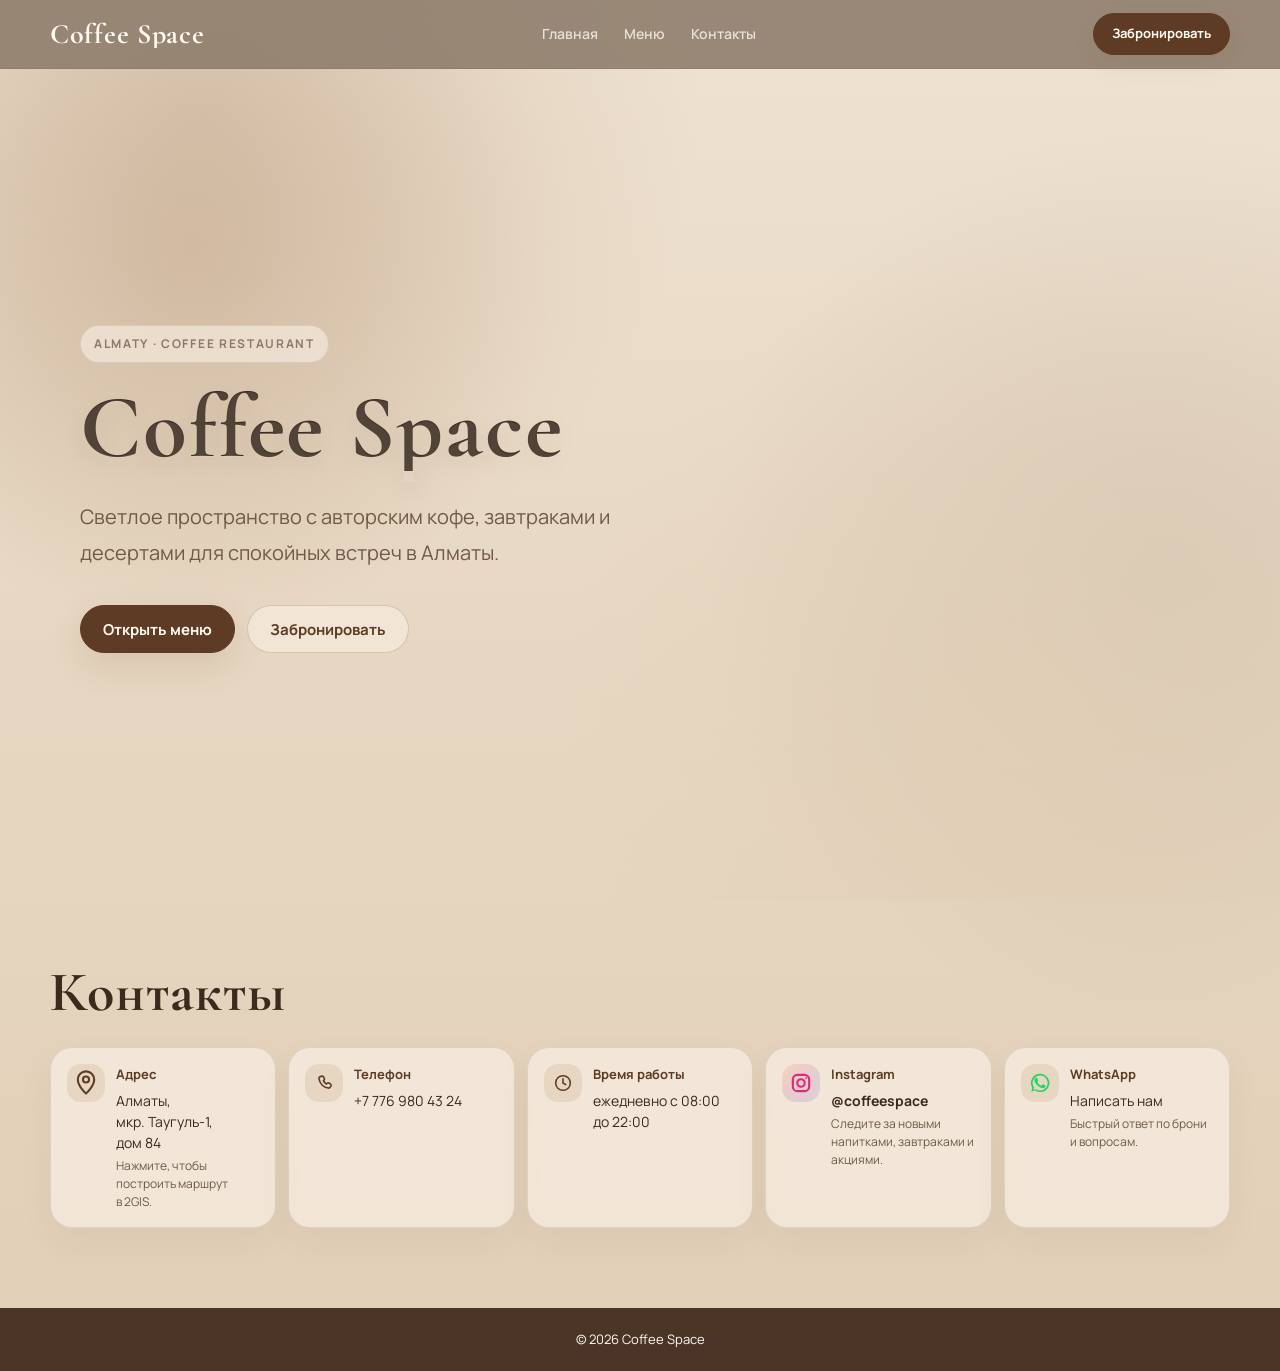
<file: index.html>
﻿<!DOCTYPE html>
<html lang="ru">
<head>
  <meta charset="UTF-8">
  <meta name="viewport" content="width=device-width, initial-scale=1.0">
  <meta name="description" content="Coffee Space в Алматы: авторский кофе, завтраки, десерты, бронирование столика и контакты.">
  <meta property="og:title" content="Coffee Space - кофейня в Алматы">
  <meta property="og:description" content="Светлое пространство с авторским кофе, завтраками и десертами для спокойных встреч в Алматы.">
  <meta property="og:type" content="website">
  <meta property="og:url" content="index.html">
  <title>Coffee Space - кофейня</title>
  <link rel="preconnect" href="https://fonts.googleapis.com">
  <link rel="preconnect" href="https://fonts.gstatic.com" crossorigin>
  <link href="https://fonts.googleapis.com/css2?family=Cormorant+Garamond:wght@500;600;700&family=Manrope:wght@400;500;600;700;800&display=swap" rel="stylesheet">
  <link rel="stylesheet" href="style.css">
</head>
<body>
  <header class="header">
    <nav class="nav">
      <a class="logo" href="#home">Coffee Space</a>
      <button class="nav-toggle" type="button" aria-label="Открыть меню" aria-expanded="false" aria-controls="site-navigation">
        <span></span>
        <span></span>
        <span></span>
      </button>
      <div class="nav-links" id="site-navigation">
        <a href="#home" aria-current="page">Главная</a>
        <a href="menu.html">Меню</a>
        <a href="#contacts">Контакты</a>
      </div>
      <a class="nav-button" href="#contacts" data-whatsapp-reservation>Забронировать</a>
    </nav>
  </header>

  <main>
    <section class="hero" id="home">
      <div class="hero-content">
        <div class="hero-copy">
          <p class="hero-label">Almaty · Coffee Restaurant</p>
          <h1>Coffee Space</h1>
          <p class="hero-text">
            Светлое пространство с авторским кофе, завтраками и десертами для
            спокойных встреч в Алматы.
          </p>
          <div class="hero-actions">
            <a class="button button-primary" href="menu.html">Открыть меню</a>
            <a class="button button-secondary" href="#contacts" data-whatsapp-reservation>Забронировать</a>
          </div>
        </div>
      </div>
    </section>

    <section class="section contacts" id="contacts">
      <h2>Контакты</h2>
      <div class="contacts-grid">
        <a class="contacts-card contacts-address" href="https://2gis.kz/almaty/geo/9430047375024923" target="_blank" rel="noopener noreferrer">
          <span class="contacts-card-icon" aria-hidden="true">
            <svg width="28" height="28" viewBox="0 0 24 24">
              <path d="M12 21s7-6.14 7-12A7 7 0 0 0 5 9c0 5.86 7 12 7 12Z" fill="none" stroke="currentColor" stroke-width="1.8" stroke-linejoin="round"/>
              <circle cx="12" cy="9" r="2.6" fill="none" stroke="currentColor" stroke-width="1.8"/>
            </svg>
          </span>
          <span class="contacts-card-content">
            <strong>Адрес</strong>
            <span>Алматы,<br>мкр. Таугуль-1, дом 84</span>
            <small>Нажмите, чтобы построить маршрут в 2GIS.</small>
          </span>
        </a>

        <a class="contacts-card" href="tel:+77769804324">
          <span class="contacts-card-icon" aria-hidden="true">
            <svg width="22" height="22" viewBox="0 0 24 24">
              <path d="M8.3 5.2 9.5 4.7c.7-.3 1.5 0 1.9.7l1 1.7c.3.6.2 1.3-.3 1.8l-.8.8a9 9 0 0 0 3.4 3.4l.8-.8c.5-.5 1.2-.6 1.8-.3l1.7 1c.7.4 1 1.2.7 1.9l-.5 1.2c-.4 1-1.4 1.6-2.5 1.4C11.4 16.8 7.2 12.6 6.5 7.3c-.2-1.1.4-2.1 1.4-2.5Z" fill="none" stroke="currentColor" stroke-width="1.75" stroke-linecap="round" stroke-linejoin="round"/>
            </svg>
          </span>
          <span class="contacts-card-content">
            <strong>Телефон</strong>
            <span>+7 776 980 43 24</span>
          </span>
        </a>

        <div class="contacts-card">
          <span class="contacts-card-icon" aria-hidden="true">
            <svg width="22" height="22" viewBox="0 0 24 24">
              <circle cx="12" cy="12" r="8" fill="none" stroke="currentColor" stroke-width="1.7"/>
              <path d="M12 7.5V12l3 1.8" fill="none" stroke="currentColor" stroke-width="1.7" stroke-linecap="round" stroke-linejoin="round"/>
            </svg>
          </span>
          <span class="contacts-card-content">
            <strong>Время работы</strong>
            <span>ежедневно с 08:00 до 22:00</span>
          </span>
        </div>

        <div class="contacts-card instagram-card">
          <span class="contacts-card-icon instagram-icon" aria-hidden="true">
            <svg width="28" height="28" viewBox="0 0 24 24">
              <rect x="5" y="5" width="14" height="14" rx="4" fill="none" stroke="currentColor" stroke-width="1.8"/>
              <circle cx="12" cy="12" r="3.2" fill="none" stroke="currentColor" stroke-width="1.8"/>
              <circle cx="16.4" cy="7.8" r="0.8" fill="currentColor"/>
            </svg>
          </span>
          <span class="contacts-card-content">
            <strong>Instagram</strong>
            <a class="instagram-link" href="https://instagram.com/coffeespace" target="_blank" rel="noopener noreferrer">@coffeespace</a>
            <small>Следите за новыми напитками, завтраками и акциями.</small>
          </span>
        </div>

        <a class="contacts-card whatsapp-card" href="#" data-whatsapp-contact>
          <span class="contacts-card-icon" aria-hidden="true">
            <svg width="22" height="22" viewBox="0 0 24 24">
              <path fill="currentColor" d="M17.47 14.38c-.3-.15-1.76-.87-2.03-.97-.27-.1-.47-.15-.67.15-.2.3-.77.97-.94 1.17-.17.2-.35.22-.65.07-.3-.15-1.26-.46-2.4-1.48-.89-.79-1.49-1.76-1.66-2.06-.17-.3-.02-.46.13-.61.13-.13.3-.35.45-.52.15-.17.2-.3.3-.5.1-.2.05-.37-.02-.52-.08-.15-.67-1.61-.92-2.21-.24-.58-.49-.5-.67-.51h-.57c-.2 0-.52.07-.79.37-.27.3-1.04 1.02-1.04 2.48s1.06 2.88 1.21 3.08c.15.2 2.09 3.19 5.06 4.47.71.31 1.26.49 1.69.63.71.23 1.35.2 1.86.12.57-.08 1.76-.72 2.01-1.42.25-.7.25-1.3.17-1.42-.07-.13-.27-.2-.57-.35M12.04 2a9.94 9.94 0 0 0-8.5 15.09L2.36 21.4l4.42-1.16A9.95 9.95 0 1 0 12.04 2m0 18.18a8.22 8.22 0 0 1-4.19-1.15l-.3-.18-2.62.69.7-2.56-.2-.32a8.2 8.2 0 1 1 6.61 3.52"/>
            </svg>
          </span>
          <span class="contacts-card-content">
            <strong>WhatsApp</strong>
            <span>Написать нам</span>
            <small>Быстрый ответ по брони и вопросам.</small>
          </span>
        </a>
      </div>
    </section>
  </main>

  <footer class="footer">
    <p>© 2026 Coffee Space</p>
  </footer>

  <script src="script.js"></script>
</body>
</html>
</file>
<file: style.css>
:root {
  --milk: #eee2d1;
  --ivory: #e7d7c2;
  --porcelain: #e2cfb7;
  --card: #f5ebdd;
  --ink: #3c2a1e;
  --muted: #705a47;
  --soft: #8b7a68;
  --line: rgba(90, 60, 35, 0.12);
  --line-strong: rgba(90, 60, 35, 0.2);
  --coffee: #5e3b24;
  --caramel: #8c5a32;
  --bronze: #8b7a68;
  --hover: #7a4e30;
  --button-text: #fff9f2;
  --shadow: 0 12px 35px rgba(85, 55, 25, 0.12);
  --shadow-hover: 0 18px 48px rgba(85, 55, 25, 0.18);
}

* {
  box-sizing: border-box;
}

html {
  scroll-behavior: smooth;
  overflow-x: hidden;
}

body {
  margin: 0;
  overflow-x: hidden;
  color: var(--ink);
  background:
    radial-gradient(circle at 16% 8%, rgba(140, 90, 50, 0.16), transparent 30%),
    radial-gradient(circle at 90% 42%, rgba(139, 122, 104, 0.18), transparent 32%),
    linear-gradient(180deg, var(--milk), var(--ivory) 48%, var(--porcelain) 100%);
  font-family: "Manrope", Arial, sans-serif;
  font-weight: 400;
  line-height: 1.68;
}

body.table-modal-open {
  overflow: hidden;
}

a {
  color: inherit;
  text-decoration: none;
}

img,
svg {
  display: block;
}

.header {
  position: sticky;
  top: 0;
  z-index: 30;
  border-bottom: 1px solid rgba(90, 60, 35, 0.12);
  background: rgba(139, 122, 104, 0.86);
  backdrop-filter: blur(18px);
  -webkit-backdrop-filter: blur(18px);
}

.nav {
  width: min(1180px, calc(100% - 48px));
  min-height: 68px;
  margin: 0 auto;
  display: flex;
  align-items: center;
  justify-content: space-between;
  gap: 22px;
}

.logo {
  color: #fff9f2;
  background-image: linear-gradient(110deg, #fff9f2 0%, #fff9f2 38%, rgba(255, 248, 214, 0.86) 46%, rgba(248, 213, 138, 0.9) 50%, transparent 56%, #fff9f2 64%, #fff9f2 100%);
  background-size: 260% 100%;
  background-position: 130% 0;
  -webkit-background-clip: text;
  background-clip: text;
  -webkit-text-fill-color: transparent;
  font-family: "Cormorant Garamond", Georgia, serif;
  font-size: 28px;
  font-weight: 700;
  line-height: 1;
  letter-spacing: 0.025em;
  white-space: nowrap;
  animation: logo-shine 7.2s ease-in-out infinite;
}

@keyframes logo-shine {
  0%,
  68% {
    background-position: 130% 0;
  }

  94%,
  100% {
    background-position: -130% 0;
  }
}

@media (prefers-reduced-motion: reduce) {
  .logo {
    animation: none;
  }

  .hero h1 {
    animation: none;
  }
}

.nav-links {
  display: flex;
  align-items: center;
  justify-content: center;
  gap: 26px;
  color: rgba(255, 249, 242, 0.78);
  font-size: 14px;
  font-weight: 600;
}

.nav-links a,
.nav-button,
.back-link,
.button,
.menu-more-button {
  transition: color 280ms, background-color 280ms, border-color 280ms, box-shadow 280ms, transform 280ms;
}

.nav-links a:hover {
  color: #fff9f2;
}

.nav-button,
.back-link {
  min-height: 42px;
  padding: 0 18px;
  display: inline-flex;
  align-items: center;
  justify-content: center;
  border: 1px solid var(--line-strong);
  border-radius: 999px;
  background: rgba(245, 235, 221, 0.72);
  color: var(--ink);
  font-size: 13px;
  font-weight: 700;
  white-space: nowrap;
  box-shadow: 0 10px 26px rgba(72, 48, 31, 0.06);
}

.nav-button {
  background: var(--coffee);
  color: var(--button-text);
  border-color: var(--coffee);
}

.nav-button:hover,
.back-link:hover {
  border-color: var(--caramel);
  box-shadow: 0 16px 36px rgba(72, 48, 31, 0.13);
  transform: translateY(-1px) scale(1.02);
}

.nav-button:hover {
  background: var(--hover);
}

.back-link {
  gap: 8px;
}

.nav-toggle {
  display: none;
  width: 42px;
  height: 42px;
  border: 1px solid var(--line);
  border-radius: 999px;
  background: rgba(245, 235, 221, 0.72);
  color: #fff9f2;
  cursor: pointer;
}

.nav-toggle span {
  display: block;
  width: 17px;
  height: 2px;
  margin: 4px auto;
  border-radius: 999px;
  background: currentColor;
  transition: transform 250ms, opacity 250ms;
}

.nav.is-open .nav-toggle span:nth-child(1) {
  transform: translateY(6px) rotate(45deg);
}

.nav.is-open .nav-toggle span:nth-child(2) {
  opacity: 0;
}

.nav.is-open .nav-toggle span:nth-child(3) {
  transform: translateY(-6px) rotate(-45deg);
}

.hero {
  min-height: calc(100vh - 68px);
  padding: 112px 24px 104px;
  display: grid;
  align-items: center;
  background:
    radial-gradient(circle at 15% 22%, rgba(140, 90, 50, 0.18), transparent 30%),
    radial-gradient(circle at 80% 78%, rgba(226, 207, 183, 0.72), transparent 38%);
}

.hero-content {
  width: min(1120px, 100%);
  margin: 0 auto;
}

.hero-copy {
  max-width: 880px;
}

.hero-label,
.menu-eyebrow {
  width: fit-content;
  margin: 0 0 22px;
  padding: 8px 13px;
  border: 1px solid var(--line);
  border-radius: 999px;
  background: rgba(245, 235, 221, 0.68);
  color: var(--bronze);
  font-size: 12px;
  font-weight: 700;
  letter-spacing: 0.14em;
  text-transform: uppercase;
}

.hero h1 {
  margin: 0;
  color: var(--ink);
  background-image: linear-gradient(110deg, var(--ink) 0%, var(--ink) 46%, rgba(255, 248, 221, 0.38) 49%, rgba(244, 210, 140, 0.42) 50%, transparent 52%, var(--ink) 55%, var(--ink) 100%);
  background-size: 280% 100%;
  background-position: 130% 0;
  -webkit-background-clip: text;
  background-clip: text;
  -webkit-text-fill-color: transparent;
  font-family: "Cormorant Garamond", Georgia, serif;
  font-size: clamp(68px, 7vw, 96px);
  line-height: 0.96;
  letter-spacing: 0.025em;
  text-shadow:
    0 1px 1px rgba(255, 255, 255, 0.12),
    0 8px 24px rgba(70, 45, 20, 0.08);
  animation: hero-title-shine 9.6s ease-in-out infinite;
}

@keyframes hero-title-shine {
  0%,
  76% {
    background-position: 130% 0;
  }

  95%,
  100% {
    background-position: -130% 0;
  }
}

.hero-text {
  max-width: 600px;
  margin: 28px 0 34px;
  color: var(--muted);
  font-size: clamp(17px, 1.7vw, 20px);
  font-weight: 400;
  line-height: 1.82;
}

.hero-actions {
  display: flex;
  flex-wrap: wrap;
  gap: 12px;
}

.button,
.menu-more-button,
.whatsapp-button {
  min-height: 48px;
  padding: 0 22px;
  display: inline-flex;
  align-items: center;
  justify-content: center;
  border-radius: 999px;
  font-family: "Manrope", Arial, sans-serif;
  font-size: 15px;
  font-weight: 700;
  white-space: nowrap;
}

.button-primary,
.menu-more-button {
  border: 1px solid var(--coffee);
  background: var(--coffee);
  color: var(--button-text);
  box-shadow: var(--shadow);
}

.button-secondary {
  border: 1px solid var(--line-strong);
  background: rgba(245, 235, 221, 0.7);
  color: var(--coffee);
}

.button:hover,
.menu-more-button:hover,
.whatsapp-button:hover {
  box-shadow: var(--shadow-hover);
  transform: translateY(-2px) scale(1.015);
}

.section {
  width: min(1180px, calc(100% - 48px));
  margin: 0 auto;
  padding: 76px 0;
}

.section h2 {
  margin: 0 0 26px;
  color: var(--ink);
  font-family: "Cormorant Garamond", Georgia, serif;
  font-size: clamp(48px, 4.8vw, 56px);
  line-height: 1.04;
  letter-spacing: 0.018em;
}

.contacts {
  padding-top: 62px;
  padding-bottom: 80px;
  background: transparent;
}

.contacts-grid {
  display: grid;
  grid-template-columns: repeat(5, minmax(0, 1fr));
  gap: 12px;
}

.contacts-card {
  min-height: 126px;
  padding: 16px;
  display: flex;
  align-items: flex-start;
  gap: 11px;
  border: 1px solid var(--line);
  border-radius: 22px;
  background: rgba(245, 235, 221, 0.82);
  color: var(--ink);
  box-shadow: 0 14px 34px rgba(72, 48, 31, 0.055);
  transition: border-color 280ms, box-shadow 280ms, transform 280ms, color 280ms, background-color 280ms;
}

.contacts-card:hover {
  border-color: rgba(185, 133, 85, 0.38);
  box-shadow: var(--shadow-hover);
  transform: translateY(-3px);
}

.contacts-card-icon {
  flex: 0 0 auto;
  width: 38px;
  height: 38px;
  display: inline-flex;
  align-items: center;
  justify-content: center;
  border-radius: 14px;
  background: #e7d7c2;
  color: var(--coffee);
  transition: background 280ms, color 280ms, transform 280ms;
}

.contacts-card:hover .contacts-card-icon {
  transform: scale(1.08);
}

.contacts-card-content {
  min-width: 0;
  display: grid;
  gap: 4px;
}

.contacts-card-content strong {
  color: var(--coffee);
  font-size: 13px;
  font-weight: 700;
  transition: color 280ms;
}

.contacts-card-content span,
.instagram-link {
  color: var(--ink);
  font-size: 14px;
  font-weight: 400;
  line-height: 1.5;
}

.contacts-card-content small {
  color: var(--muted);
  font-size: 12px;
  font-weight: 400;
  line-height: 1.5;
}

.contacts-address,
.whatsapp-card {
  cursor: pointer;
}

.contacts-address::after {
  content: "→";
  margin-left: auto;
  color: var(--caramel);
  opacity: 0;
  transform: translateX(-5px);
  transition: opacity 250ms, transform 250ms;
}

.contacts-address:hover::after {
  opacity: 1;
  transform: translateX(0);
}

.instagram-icon {
  background: linear-gradient(135deg, rgba(245, 133, 41, 0.16), rgba(221, 42, 123, 0.14), rgba(129, 52, 175, 0.14), rgba(81, 91, 212, 0.14));
  color: #dd2a7b;
}

.instagram-card:hover .instagram-icon {
  background: linear-gradient(135deg, #f58529, #dd2a7b 38%, #8134af 68%, #515bd4);
  color: #fff9f2;
}

.whatsapp-card .contacts-card-icon {
  color: #25d366;
}

.instagram-link {
  width: fit-content;
  font-weight: 700;
  transition: color 250ms;
}

.instagram-link:hover {
  color: #c13584;
}

.footer {
  padding: 20px 24px;
  border-top: 1px solid var(--line);
  background: #4a3527;
  color: #fff9f2;
  text-align: center;
  font-size: 13px;
}

.footer p {
  margin: 0;
}

.menu-page {
  background:
    radial-gradient(circle at 50% 0%, rgba(140, 90, 50, 0.18), transparent 28%),
    radial-gradient(circle at 10% 85%, rgba(139, 122, 104, 0.18), transparent 32%),
    linear-gradient(180deg, var(--milk), var(--ivory) 55%, var(--porcelain) 100%);
}

.menu-page.has-table-bar {
  padding-bottom: 104px;
}

.menu-page .menu-section {
  width: min(1220px, calc(100% - 48px));
  min-height: calc(100vh - 68px);
  margin: 0 auto;
  padding: 62px 0 72px;
  background:
    radial-gradient(circle at 88% 12%, rgba(140, 90, 50, 0.11), transparent 30%),
    radial-gradient(circle at 12% 92%, rgba(226, 207, 183, 0.7), transparent 34%);
}

.menu-heading {
  max-width: 720px;
  margin: 0 auto 26px;
  text-align: center;
}

.menu-heading .menu-eyebrow {
  margin-left: auto;
  margin-right: auto;
}

.menu-heading h2 {
  margin: 0;
  font-family: "Cormorant Garamond", Georgia, serif;
  font-size: clamp(48px, 6vw, 56px);
  line-height: 1.04;
  letter-spacing: 0.018em;
}

.menu-heading p {
  max-width: 560px;
  margin: 16px auto 0;
  color: var(--muted);
  font-size: 17px;
  font-weight: 400;
  line-height: 1.72;
}

.menu-filter {
  position: relative;
  width: fit-content;
  max-width: 100%;
  min-height: 48px;
  margin: 0 auto 26px;
  padding: 5px;
  display: flex;
  align-items: center;
  justify-content: center;
  gap: 4px;
  border: 1px solid var(--line);
  border-radius: 999px;
  background: rgba(245, 235, 221, 0.76);
  box-shadow: 0 14px 34px rgba(72, 48, 31, 0.055);
}

.filter-indicator {
  position: absolute;
  top: 5px;
  left: 0;
  z-index: 0;
  width: 0;
  height: calc(100% - 10px);
  border-radius: 999px;
  background: var(--coffee);
  pointer-events: none;
  transition: transform 320ms cubic-bezier(0.22, 1, 0.36, 1), width 320ms cubic-bezier(0.22, 1, 0.36, 1);
}

.filter-button {
  position: relative;
  z-index: 1;
  min-height: 38px;
  padding: 0 15px;
  border: 0;
  border-radius: 999px;
  background: transparent;
  color: var(--muted);
  font-family: "Manrope", Arial, sans-serif;
  font-size: 14px;
  font-weight: 700;
  white-space: nowrap;
  cursor: pointer;
  transition: color 250ms, background-color 250ms, transform 250ms;
}

.filter-button:hover,
.filter-button.active {
  color: var(--button-text);
}

.menu-grid {
  display: grid;
  grid-template-columns: repeat(4, minmax(0, 1fr));
  gap: 16px;
}

.menu-card {
  overflow: hidden;
  padding: 12px;
  display: flex;
  flex-direction: column;
  border: 1px solid var(--line);
  border-radius: 24px;
  background: var(--card);
  box-shadow: 0 14px 36px rgba(72, 48, 31, 0.055);
  opacity: 1;
  transform: translateY(0);
  transition: opacity 300ms, border-color 280ms, box-shadow 280ms, transform 300ms;
}

.menu-card:hover {
  border-color: rgba(185, 133, 85, 0.36);
  box-shadow: var(--shadow-hover);
  transform: translateY(-4px) scale(1.006);
}

.menu-card.is-fading {
  opacity: 0;
  transform: translateY(8px);
  pointer-events: none;
}

.menu-card.is-hidden {
  display: none;
}

.menu-card img {
  width: 100%;
  height: 138px;
  object-fit: cover;
  border-radius: 18px;
}

.menu-badge {
  width: fit-content;
  min-height: 23px;
  margin: 12px 2px 0;
  padding: 0 9px;
  display: inline-flex;
  align-items: center;
  border: 1px solid var(--line);
  border-radius: 999px;
  background: #e7d7c2;
  color: var(--bronze);
  font-size: 10px;
  font-weight: 700;
  letter-spacing: 0.08em;
  text-transform: uppercase;
}

.menu-card h3 {
  margin: 10px 2px 5px;
  color: var(--ink);
  font-family: "Cormorant Garamond", Georgia, serif;
  font-size: 30px;
  font-weight: 700;
  line-height: 1.08;
  letter-spacing: 0.012em;
}

.menu-card p {
  min-height: 0;
  margin: 0 2px 14px;
  color: var(--muted);
  font-size: 16px;
  font-weight: 400;
  line-height: 1.58;
}

.card-footer {
  margin: auto 2px 0;
  padding-top: 2px;
  display: flex;
  align-items: center;
  justify-content: space-between;
  gap: 10px;
}

.price {
  color: var(--coffee);
  font-size: 18px;
  font-weight: 700;
}

.menu-add-button {
  width: 38px;
  height: 38px;
  flex: 0 0 auto;
  display: inline-flex;
  align-items: center;
  justify-content: center;
  border: 1px solid var(--line-strong);
  border-radius: 999px;
  background: var(--coffee);
  color: var(--button-text);
  font-size: 22px;
  font-weight: 700;
  line-height: 1;
  cursor: pointer;
  box-shadow: 0 10px 24px rgba(85, 55, 25, 0.14);
  transition: transform 260ms, background-color 260ms, box-shadow 260ms, border-color 260ms;
}

.menu-add-button:hover {
  background: var(--hover);
  border-color: var(--hover);
  box-shadow: var(--shadow-hover);
  transform: translateY(-1px) scale(1.06);
}

.menu-add-button:active,
.menu-add-button.is-added {
  transform: scale(0.9);
}

.menu-more {
  margin-top: 28px;
  display: flex;
  justify-content: center;
}

.menu-more-button {
  width: min(100%, 300px);
}

.table-bar {
  position: fixed;
  right: 24px;
  bottom: 22px;
  left: 24px;
  z-index: 45;
  display: flex;
  justify-content: center;
  opacity: 0;
  visibility: hidden;
  pointer-events: none;
  transform: translateY(22px);
  transition: opacity 300ms, visibility 300ms, transform 300ms;
}

.table-bar.is-visible {
  opacity: 1;
  visibility: visible;
  pointer-events: auto;
  transform: translateY(0);
}

.table-bar-content {
  width: min(680px, 100%);
  padding: 10px 12px 10px 18px;
  display: flex;
  align-items: center;
  justify-content: space-between;
  gap: 14px;
  border: 1px solid rgba(245, 235, 221, 0.42);
  border-radius: 999px;
  background: rgba(74, 53, 39, 0.94);
  color: var(--button-text);
  box-shadow: 0 20px 54px rgba(60, 42, 30, 0.28);
  backdrop-filter: blur(16px);
  -webkit-backdrop-filter: blur(16px);
}

.table-bar-content div {
  display: grid;
  gap: 1px;
}

.table-bar-content strong {
  font-size: 15px;
  font-weight: 700;
}

.table-bar-content span {
  color: rgba(255, 249, 242, 0.74);
  font-size: 12px;
  font-weight: 500;
}

.table-show-button,
.table-clear-button,
.table-modal-close,
.table-qty-button,
.table-remove-button {
  font-family: "Manrope", Arial, sans-serif;
  cursor: pointer;
  transition: color 260ms, background-color 260ms, border-color 260ms, box-shadow 260ms, transform 260ms;
}

.table-show-button {
  min-height: 42px;
  padding: 0 18px;
  border: 1px solid rgba(245, 235, 221, 0.32);
  border-radius: 999px;
  background: var(--card);
  color: var(--coffee);
  font-size: 13px;
  font-weight: 700;
  white-space: nowrap;
}

.table-show-button:hover {
  background: var(--button-text);
  box-shadow: 0 14px 30px rgba(30, 20, 14, 0.2);
  transform: translateY(-1px) scale(1.015);
}

.table-modal {
  position: fixed;
  inset: 0;
  z-index: 60;
  display: grid;
  place-items: center;
  padding: 24px;
  opacity: 0;
  visibility: hidden;
  pointer-events: none;
  transition: opacity 280ms, visibility 280ms;
}

.table-modal.is-open {
  opacity: 1;
  visibility: visible;
  pointer-events: auto;
}

.table-modal-backdrop {
  position: absolute;
  inset: 0;
  background: rgba(40, 28, 19, 0.5);
  backdrop-filter: blur(8px);
  -webkit-backdrop-filter: blur(8px);
}

.table-modal-panel {
  position: relative;
  width: min(560px, 100%);
  max-height: min(720px, calc(100vh - 48px));
  padding: 24px;
  display: flex;
  flex-direction: column;
  border: 1px solid var(--line-strong);
  border-radius: 28px;
  background:
    radial-gradient(circle at 12% 0%, rgba(140, 90, 50, 0.14), transparent 34%),
    var(--card);
  color: var(--ink);
  box-shadow: 0 30px 80px rgba(45, 31, 21, 0.28);
  transform: translateY(16px) scale(0.98);
  transition: transform 300ms;
}

.table-modal.is-open .table-modal-panel {
  transform: translateY(0) scale(1);
}

.table-modal-close {
  position: absolute;
  top: 16px;
  right: 16px;
  width: 38px;
  height: 38px;
  border: 1px solid var(--line);
  border-radius: 999px;
  background: rgba(231, 215, 194, 0.72);
  color: var(--coffee);
  font-size: 25px;
  line-height: 1;
}

.table-modal-close:hover {
  background: var(--coffee);
  color: var(--button-text);
  transform: scale(1.04);
}

.table-modal-brand {
  margin: 0 48px 4px 0;
  color: var(--caramel);
  font-size: 12px;
  font-weight: 700;
  letter-spacing: 0.14em;
  text-transform: uppercase;
}

.table-modal h2 {
  margin: 0;
  font-family: "Cormorant Garamond", Georgia, serif;
  font-size: 38px;
  line-height: 1.04;
  letter-spacing: 0.018em;
}

.table-modal-note {
  margin: 9px 48px 18px 0;
  color: var(--muted);
  font-size: 14px;
  font-weight: 400;
  line-height: 1.55;
}

.table-order-list {
  min-height: 0;
  max-height: 380px;
  margin-right: -6px;
  padding-right: 6px;
  display: grid;
  gap: 8px;
  overflow-y: auto;
}

.table-order-item {
  padding: 8px;
  display: grid;
  grid-template-columns: 56px minmax(0, 1fr) auto;
  gap: 10px;
  align-items: center;
  border: 1px solid var(--line);
  border-radius: 16px;
  background: rgba(255, 249, 242, 0.46);
}

.table-order-item img {
  width: 56px;
  height: 56px;
  object-fit: cover;
  border-radius: 12px;
}

.table-order-info {
  min-width: 0;
  display: grid;
  gap: 2px;
}

.table-order-info strong {
  overflow: hidden;
  color: var(--ink);
  font-size: 14px;
  font-weight: 700;
  line-height: 1.28;
  text-overflow: ellipsis;
  white-space: nowrap;
}

.table-order-info span {
  color: var(--coffee);
  font-size: 13px;
  font-weight: 700;
}

.table-order-controls {
  display: flex;
  align-items: center;
  gap: 5px;
}

.table-qty-button,
.table-remove-button {
  width: 32px;
  height: 32px;
  display: inline-flex;
  align-items: center;
  justify-content: center;
  border: 1px solid var(--line);
  border-radius: 999px;
  background: var(--ivory);
  color: var(--coffee);
  font-size: 17px;
  font-weight: 700;
  line-height: 1;
}

.table-remove-button {
  font-size: 19px;
}

.table-qty-button:hover,
.table-remove-button:hover {
  background: var(--coffee);
  color: var(--button-text);
  transform: translateY(-1px);
}

.table-item-quantity {
  min-width: 20px;
  text-align: center;
  color: var(--ink);
  font-size: 14px;
  font-weight: 700;
}

.table-modal-footer {
  margin-top: 16px;
  padding-top: 14px;
  display: flex;
  align-items: center;
  justify-content: space-between;
  gap: 14px;
  border-top: 1px solid var(--line);
}

.table-total {
  display: grid;
  gap: 1px;
}

.table-total span {
  color: var(--muted);
  font-size: 12px;
  font-weight: 700;
  text-transform: uppercase;
}

.table-total strong {
  color: var(--coffee);
  font-size: 24px;
  font-weight: 700;
}

.table-clear-button {
  min-height: 40px;
  padding: 0 16px;
  border: 1px solid var(--line-strong);
  border-radius: 999px;
  background: transparent;
  color: var(--coffee);
  font-size: 13px;
  font-weight: 700;
}

.table-clear-button:hover {
  background: var(--coffee);
  color: var(--button-text);
}

@media (max-width: 960px) {
  .nav {
    width: min(100% - 32px, 1180px);
  }

  .contacts-grid,
  .menu-grid {
    grid-template-columns: repeat(2, minmax(0, 1fr));
  }
}

@media (max-width: 768px) {
  .nav {
    min-height: 58px;
    width: min(100% - 28px, 1180px);
    display: grid;
    grid-template-columns: 1fr auto;
    gap: 10px;
  }

  .menu-page .nav {
    grid-template-columns: auto 1fr auto;
  }

  .logo {
    font-size: 22px;
  }

  .nav-toggle {
    display: block;
  }

  .nav-links,
  .nav-button {
    display: none;
  }

  .nav.is-open .nav-links,
  .nav.is-open .nav-button {
    grid-column: 1 / -1;
    display: flex;
  }

  .nav.is-open .nav-links {
    padding: 8px;
    flex-direction: column;
    align-items: stretch;
    gap: 2px;
    border: 1px solid var(--line);
    border-radius: 18px;
    background: rgba(245, 235, 221, 0.96);
    box-shadow: var(--shadow);
  }

  .nav-links a {
    min-height: 40px;
    display: flex;
    align-items: center;
    color: var(--coffee);
    font-size: 14px;
  }

  .nav.is-open .nav-button {
    min-height: 42px;
    padding: 0 16px;
    font-size: 14px;
  }

  .back-link {
    min-width: 42px;
    min-height: 42px;
    padding: 0 13px;
  }

  .back-link span {
    display: none;
  }

  .hero {
    min-height: auto;
    padding: 62px 16px 48px;
  }

  .hero-label {
    margin-bottom: 14px;
  }

  .hero h1 {
    font-size: clamp(52px, 13vw, 68px);
    line-height: 0.95;
    letter-spacing: -0.02em;
  }

  .hero-text {
    margin: 18px 0 22px;
    font-size: 16px;
    line-height: 1.65;
  }

  .hero-actions {
    gap: 9px;
  }

  .button {
    min-height: 42px;
    padding: 0 18px;
    font-size: 13px;
  }

  .section,
  .menu-page .menu-section {
    width: min(100% - 28px, 1180px);
    padding-top: 42px;
    padding-bottom: 46px;
  }

  .section h2 {
    margin-bottom: 18px;
    font-size: clamp(32px, 10vw, 36px);
  }

  .contacts-grid {
    grid-template-columns: 1fr;
    gap: 8px;
  }

  .contacts-card {
    min-height: auto;
    padding: 12px;
    border-radius: 16px;
  }

  .contacts-card-icon {
    width: 34px;
    height: 34px;
    border-radius: 12px;
  }

  .menu-heading {
    margin-bottom: 18px;
  }

  .menu-heading h2 {
    font-size: clamp(32px, 10vw, 36px);
  }

  .menu-heading p {
    margin-top: 10px;
    font-size: 14px;
    line-height: 1.5;
  }

  .menu-filter {
    width: 100%;
    min-height: 46px;
    margin-bottom: 16px;
    justify-content: flex-start;
    overflow-x: auto;
    overflow-y: hidden;
    -webkit-overflow-scrolling: touch;
    scrollbar-width: none;
  }

  .menu-filter::-webkit-scrollbar {
    display: none;
  }

  .filter-indicator {
    display: none;
  }

  .filter-button {
    min-height: 36px;
    padding: 0 13px;
    flex: 0 0 auto;
    color: var(--muted);
    font-size: 13px;
  }

  .filter-button.active {
    background: var(--coffee);
    color: var(--ivory);
  }

  .menu-grid {
    grid-template-columns: 1fr;
    gap: 9px;
  }

  .menu-card {
    display: grid;
    grid-template-columns: 86px minmax(0, 1fr);
    grid-template-areas:
      "image badge"
      "image title"
      "image text"
      "image price";
    column-gap: 12px;
    align-items: start;
    padding: 10px;
    border-radius: 18px;
  }

  .menu-card img {
    grid-area: image;
    width: 86px;
    height: 86px;
    border-radius: 14px;
  }

  .menu-badge {
    grid-area: badge;
    min-height: 19px;
    margin: 0;
    padding: 0 8px;
    font-size: 9px;
  }

  .menu-card h3 {
    grid-area: title;
    margin: 4px 0 2px;
    font-size: 22px;
    line-height: 1.02;
  }

  .menu-card p {
    grid-area: text;
    margin: 0;
    display: -webkit-box;
    overflow: hidden;
    font-size: 12px;
    line-height: 1.34;
    -webkit-box-orient: vertical;
    -webkit-line-clamp: 2;
  }

  .card-footer {
    grid-area: price;
    margin: 6px 0 0;
    padding-top: 0;
  }

  .price {
    font-size: 17px;
  }

  .menu-add-button {
    width: 36px;
    height: 36px;
    font-size: 20px;
  }

  .menu-more {
    margin-top: 22px;
  }

  .menu-page.has-table-bar {
    padding-bottom: 92px;
  }

  .table-bar {
    right: 14px;
    bottom: 12px;
    left: 14px;
  }

  .table-bar-content {
    padding: 9px 9px 9px 14px;
    gap: 10px;
  }

  .table-show-button {
    min-height: 40px;
    padding: 0 13px;
    font-size: 12px;
  }

  .table-modal {
    padding: 12px;
    align-items: end;
  }

  .table-modal-panel {
    max-height: calc(100vh - 24px);
    padding: 18px;
    border-radius: 22px;
  }

  .table-modal h2 {
    font-size: 32px;
  }

  .table-modal-note {
    margin-bottom: 14px;
    font-size: 13px;
  }

  .table-order-list {
    max-height: min(430px, 52vh);
    gap: 7px;
  }

  .table-order-item {
    grid-template-columns: 48px minmax(0, 1fr) auto;
    gap: 8px;
    padding: 7px;
    border-radius: 14px;
  }

  .table-order-item img {
    width: 48px;
    height: 48px;
    border-radius: 10px;
  }

  .table-order-info strong {
    font-size: 13px;
  }

  .table-order-info span {
    font-size: 12px;
  }

  .table-qty-button,
  .table-remove-button {
    width: 30px;
    height: 30px;
  }

  .table-modal-footer {
    margin-top: 12px;
  }

  .table-total strong {
    font-size: 21px;
  }
}

@media (max-width: 420px) {
  .nav {
    width: min(100% - 24px, 1180px);
  }

  .logo {
    font-size: 20px;
  }

  .hero {
    padding: 52px 14px 38px;
  }

  .hero h1 {
    font-size: clamp(52px, 13vw, 68px);
    line-height: 0.95;
    letter-spacing: -0.02em;
  }

  .button {
    width: 100%;
  }

  .menu-card {
    grid-template-columns: 76px minmax(0, 1fr);
    column-gap: 10px;
    padding: 9px;
  }

  .menu-card img {
    width: 76px;
    height: 76px;
  }

  .menu-card h3 {
    font-size: 21px;
  }

  .table-bar-content strong {
    font-size: 14px;
  }

  .table-bar-content span {
    font-size: 11px;
  }

  .table-show-button {
    padding: 0 11px;
  }

  .table-order-item {
    grid-template-columns: 44px minmax(0, 1fr);
    grid-template-areas:
      "image info"
      "image controls";
  }

  .table-order-item img {
    grid-area: image;
    width: 44px;
    height: 44px;
  }

  .table-order-info {
    grid-area: info;
  }

  .table-order-controls {
    grid-area: controls;
  }

  .table-modal-footer {
    align-items: stretch;
    flex-direction: column;
  }

  .table-clear-button {
    width: 100%;
  }
}
</file>
